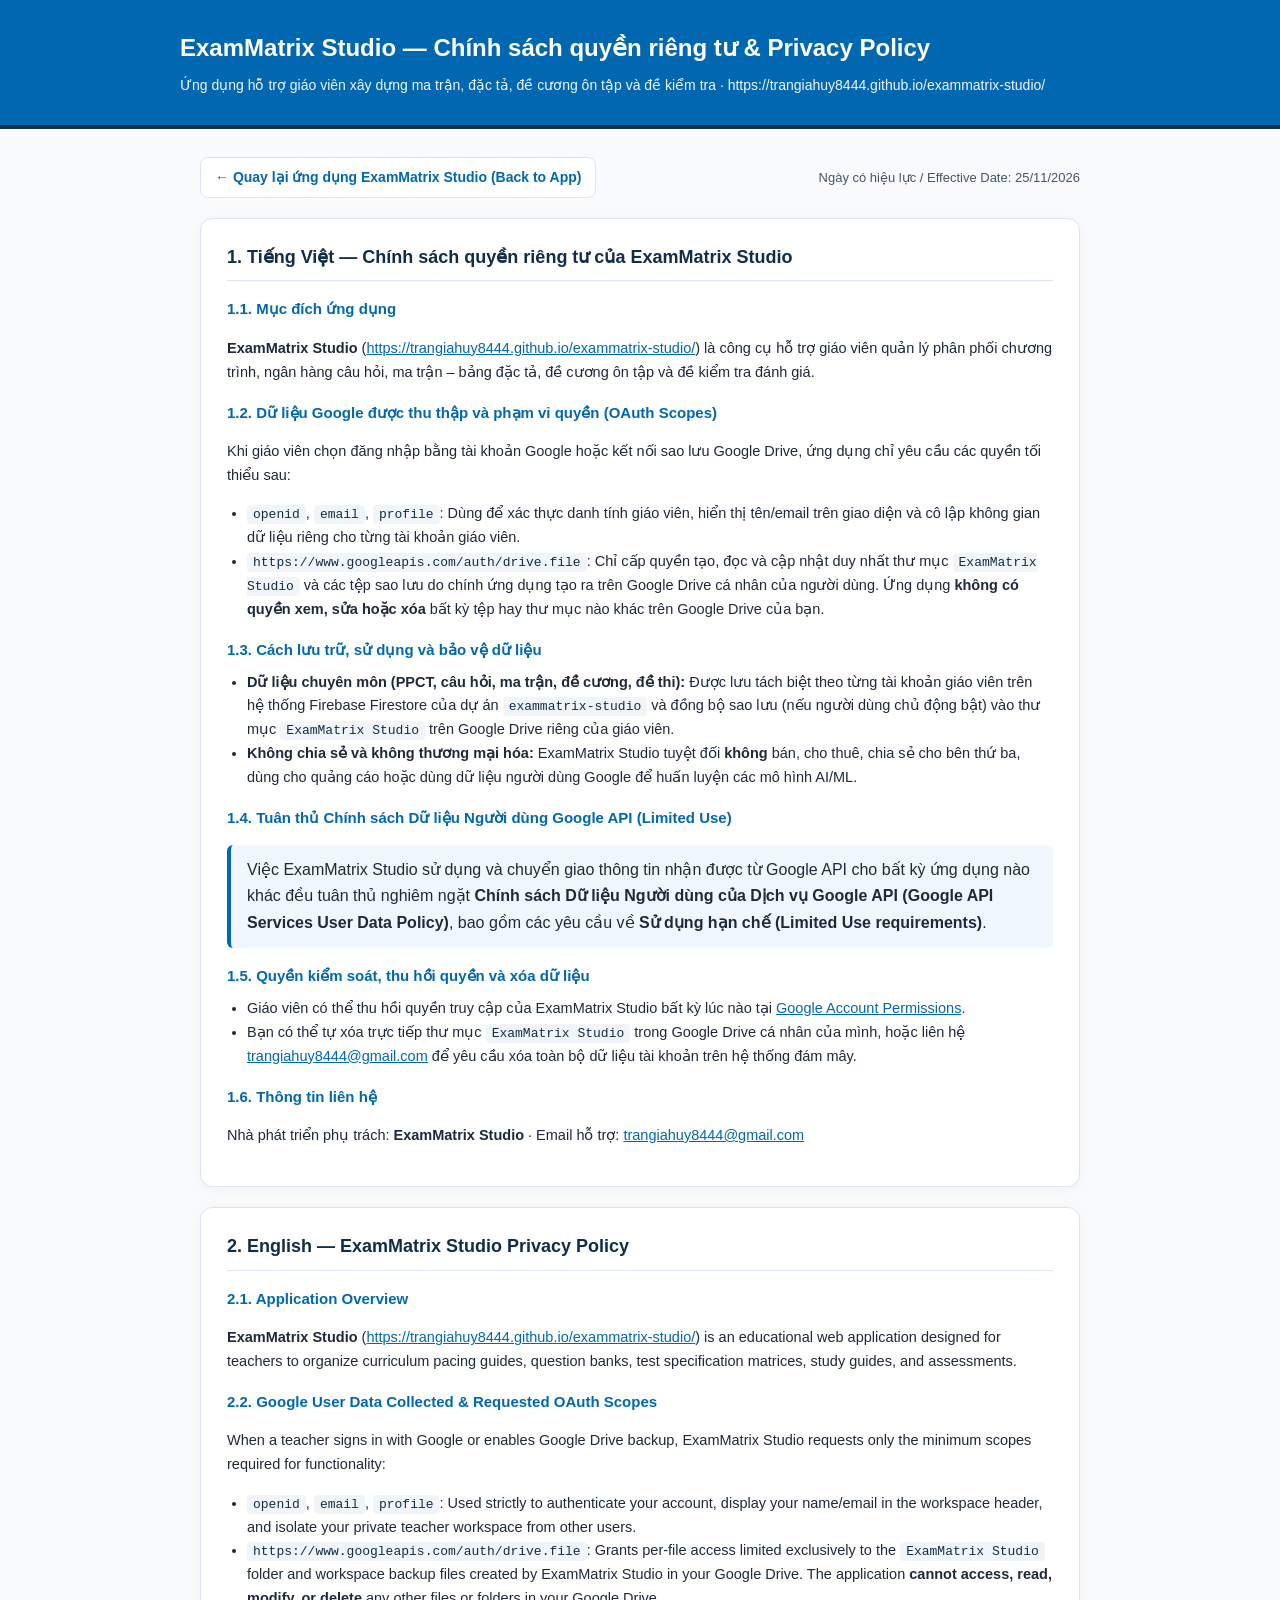
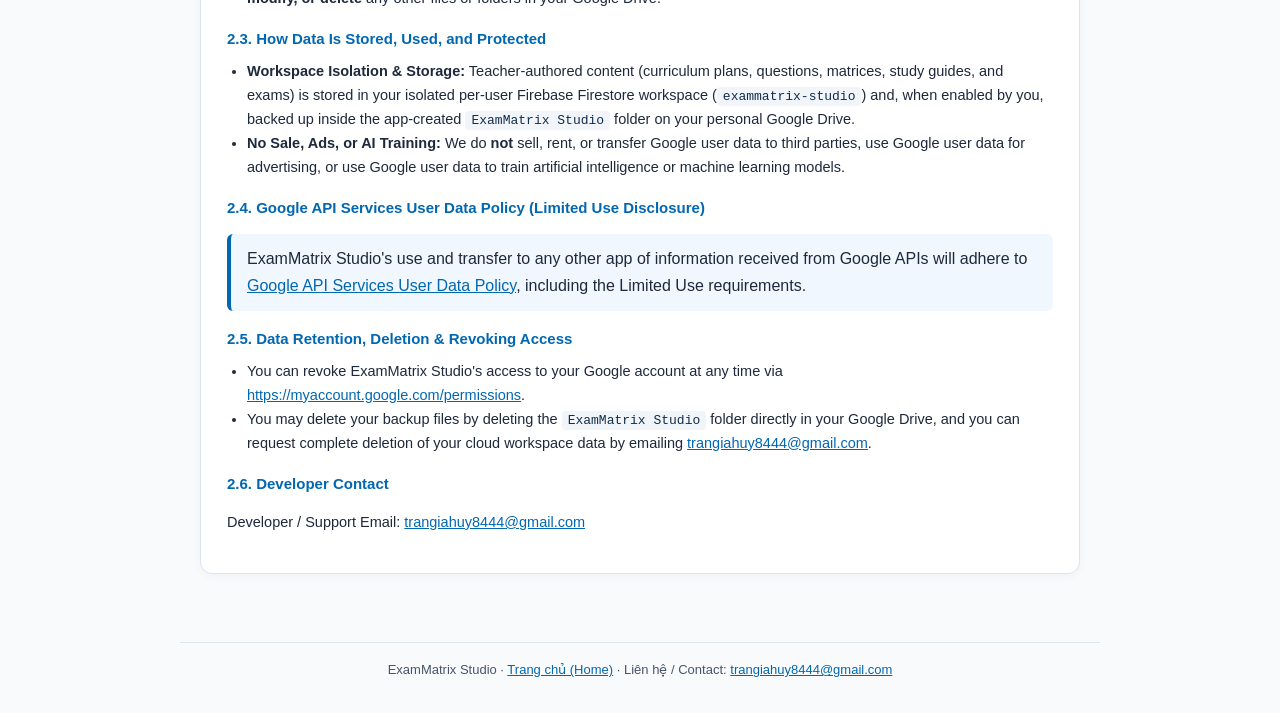
<file: public/privacy.html>
<!doctype html>
<html lang="vi">
<head>
  <meta charset="utf-8">
  <meta name="viewport" content="width=device-width,initial-scale=1">
  <meta name="color-scheme" content="light">
  <title>Chính sách quyền riêng tư · Privacy Policy — ExamMatrix Studio</title>
  <style>
    :root {
      --brand: #0267B1;
      --navy: #102d4a;
      --ink: #1e293b;
      --muted: #475569;
      --bg: #f8fafc;
      --card: #ffffff;
      --line: #dbe5f0;
    }
    * { box-sizing: border-box; }
    body {
      margin: 0;
      font-family: -apple-system, BlinkMacSystemFont, "Segoe UI", Roboto, Helvetica, Arial, sans-serif;
      background: var(--bg);
      color: var(--ink);
      line-height: 1.65;
    }
    header {
      background: var(--brand);
      color: #ffffff;
      padding: 28px 20px;
      border-bottom: 4px solid var(--navy);
    }
    .wrap {
      max-width: 920px;
      margin: 0 auto;
    }
    header h1 {
      margin: 0 0 6px;
      font-size: 24px;
      font-weight: 700;
    }
    header p {
      margin: 0;
      opacity: 0.94;
      font-size: 14px;
    }
    main {
      padding: 28px 20px 48px;
    }
    .topbar-links {
      display: flex;
      flex-wrap: wrap;
      justify-content: space-between;
      align-items: center;
      gap: 12px;
      margin-bottom: 20px;
    }
    .back-link {
      display: inline-block;
      padding: 8px 14px;
      background: var(--card);
      border: 1px solid var(--line);
      border-radius: 8px;
      color: var(--brand);
      text-decoration: none;
      font-weight: 600;
      font-size: 14px;
    }
    .back-link:hover {
      border-color: var(--brand);
      background: #f0f7ff;
    }
    .meta {
      font-size: 13px;
      color: var(--muted);
    }
    .card {
      background: var(--card);
      border: 1px solid var(--line);
      border-radius: 12px;
      padding: 24px 26px;
      margin-bottom: 20px;
      box-shadow: 0 2px 10px rgba(16, 45, 74, 0.04);
    }
    h2 {
      margin: 0 0 12px;
      color: var(--navy);
      font-size: 18px;
      border-bottom: 1px solid var(--line);
      padding-bottom: 8px;
    }
    h3 {
      margin: 16px 0 6px;
      color: var(--brand);
      font-size: 15px;
    }
    p, li {
      font-size: 14.5px;
    }
    ul {
      margin: 8px 0 12px;
      padding-left: 20px;
    }
    code {
      background: #f1f5f9;
      padding: 2px 6px;
      border-radius: 4px;
      font-size: 13px;
      color: var(--navy);
    }
    .highlight {
      background: #f0f7ff;
      border-left: 4px solid var(--brand);
      padding: 12px 16px;
      border-radius: 6px;
      margin: 14px 0;
    }
    footer {
      text-align: center;
      font-size: 13px;
      color: var(--muted);
      padding: 16px 20px 32px;
      border-top: 1px solid var(--line);
    }
    a { color: var(--brand); }
  </style>
</head>
<body>
  <header>
    <div class="wrap">
      <h1>ExamMatrix Studio — Chính sách quyền riêng tư &amp; Privacy Policy</h1>
      <p>Ứng dụng hỗ trợ giáo viên xây dựng ma trận, đặc tả, đề cương ôn tập và đề kiểm tra · https://trangiahuy8444.github.io/exammatrix-studio/</p>
    </div>
  </header>

  <main class="wrap">
    <div class="topbar-links">
      <a class="back-link" href="./">← Quay lại ứng dụng ExamMatrix Studio (Back to App)</a>
      <span class="meta">Ngày có hiệu lực / Effective Date: 25/11/2026</span>
    </div>

    <section class="card" lang="vi">
      <h2>1. Tiếng Việt — Chính sách quyền riêng tư của ExamMatrix Studio</h2>

      <h3>1.1. Mục đích ứng dụng</h3>
      <p><strong>ExamMatrix Studio</strong> (<a href="https://trangiahuy8444.github.io/exammatrix-studio/">https://trangiahuy8444.github.io/exammatrix-studio/</a>) là công cụ hỗ trợ giáo viên quản lý phân phối chương trình, ngân hàng câu hỏi, ma trận – bảng đặc tả, đề cương ôn tập và đề kiểm tra đánh giá.</p>

      <h3>1.2. Dữ liệu Google được thu thập và phạm vi quyền (OAuth Scopes)</h3>
      <p>Khi giáo viên chọn đăng nhập bằng tài khoản Google hoặc kết nối sao lưu Google Drive, ứng dụng chỉ yêu cầu các quyền tối thiểu sau:</p>
      <ul>
        <li><code>openid</code>, <code>email</code>, <code>profile</code>: Dùng để xác thực danh tính giáo viên, hiển thị tên/email trên giao diện và cô lập không gian dữ liệu riêng cho từng tài khoản giáo viên.</li>
        <li><code>https://www.googleapis.com/auth/drive.file</code>: Chỉ cấp quyền tạo, đọc và cập nhật duy nhất thư mục <code>ExamMatrix Studio</code> và các tệp sao lưu do chính ứng dụng tạo ra trên Google Drive cá nhân của người dùng. Ứng dụng <strong>không có quyền xem, sửa hoặc xóa</strong> bất kỳ tệp hay thư mục nào khác trên Google Drive của bạn.</li>
      </ul>

      <h3>1.3. Cách lưu trữ, sử dụng và bảo vệ dữ liệu</h3>
      <ul>
        <li><strong>Dữ liệu chuyên môn (PPCT, câu hỏi, ma trận, đề cương, đề thi):</strong> Được lưu tách biệt theo từng tài khoản giáo viên trên hệ thống Firebase Firestore của dự án <code>exammatrix-studio</code> và đồng bộ sao lưu (nếu người dùng chủ động bật) vào thư mục <code>ExamMatrix Studio</code> trên Google Drive riêng của giáo viên.</li>
        <li><strong>Không chia sẻ và không thương mại hóa:</strong> ExamMatrix Studio tuyệt đối <strong>không</strong> bán, cho thuê, chia sẻ cho bên thứ ba, dùng cho quảng cáo hoặc dùng dữ liệu người dùng Google để huấn luyện các mô hình AI/ML.</li>
      </ul>

      <h3>1.4. Tuân thủ Chính sách Dữ liệu Người dùng Google API (Limited Use)</h3>
      <div class="highlight">
        Việc ExamMatrix Studio sử dụng và chuyển giao thông tin nhận được từ Google API cho bất kỳ ứng dụng nào khác đều tuân thủ nghiêm ngặt <strong>Chính sách Dữ liệu Người dùng của Dịch vụ Google API (Google API Services User Data Policy)</strong>, bao gồm các yêu cầu về <strong>Sử dụng hạn chế (Limited Use requirements)</strong>.
      </div>

      <h3>1.5. Quyền kiểm soát, thu hồi quyền và xóa dữ liệu</h3>
      <ul>
        <li>Giáo viên có thể thu hồi quyền truy cập của ExamMatrix Studio bất kỳ lúc nào tại <a href="https://myaccount.google.com/permissions" target="_blank" rel="noopener noreferrer">Google Account Permissions</a>.</li>
        <li>Bạn có thể tự xóa trực tiếp thư mục <code>ExamMatrix Studio</code> trong Google Drive cá nhân của mình, hoặc liên hệ <a href="mailto:trangiahuy8444@gmail.com">trangiahuy8444@gmail.com</a> để yêu cầu xóa toàn bộ dữ liệu tài khoản trên hệ thống đám mây.</li>
      </ul>

      <h3>1.6. Thông tin liên hệ</h3>
      <p>Nhà phát triển phụ trách: <strong>ExamMatrix Studio</strong> · Email hỗ trợ: <a href="mailto:trangiahuy8444@gmail.com">trangiahuy8444@gmail.com</a></p>
    </section>

    <section class="card" lang="en">
      <h2>2. English — ExamMatrix Studio Privacy Policy</h2>

      <h3>2.1. Application Overview</h3>
      <p><strong>ExamMatrix Studio</strong> (<a href="https://trangiahuy8444.github.io/exammatrix-studio/">https://trangiahuy8444.github.io/exammatrix-studio/</a>) is an educational web application designed for teachers to organize curriculum pacing guides, question banks, test specification matrices, study guides, and assessments.</p>

      <h3>2.2. Google User Data Collected &amp; Requested OAuth Scopes</h3>
      <p>When a teacher signs in with Google or enables Google Drive backup, ExamMatrix Studio requests only the minimum scopes required for functionality:</p>
      <ul>
        <li><code>openid</code>, <code>email</code>, <code>profile</code>: Used strictly to authenticate your account, display your name/email in the workspace header, and isolate your private teacher workspace from other users.</li>
        <li><code>https://www.googleapis.com/auth/drive.file</code>: Grants per-file access limited exclusively to the <code>ExamMatrix Studio</code> folder and workspace backup files created by ExamMatrix Studio in your Google Drive. The application <strong>cannot access, read, modify, or delete</strong> any other files or folders in your Google Drive.</li>
      </ul>

      <h3>2.3. How Data Is Stored, Used, and Protected</h3>
      <ul>
        <li><strong>Workspace Isolation &amp; Storage:</strong> Teacher-authored content (curriculum plans, questions, matrices, study guides, and exams) is stored in your isolated per-user Firebase Firestore workspace (<code>exammatrix-studio</code>) and, when enabled by you, backed up inside the app-created <code>ExamMatrix Studio</code> folder on your personal Google Drive.</li>
        <li><strong>No Sale, Ads, or AI Training:</strong> We do <strong>not</strong> sell, rent, or transfer Google user data to third parties, use Google user data for advertising, or use Google user data to train artificial intelligence or machine learning models.</li>
      </ul>

      <h3>2.4. Google API Services User Data Policy (Limited Use Disclosure)</h3>
      <div class="highlight">
        ExamMatrix Studio's use and transfer to any other app of information received from Google APIs will adhere to <a href="https://developers.google.com/terms/api-data-user-data-policy" target="_blank" rel="noopener noreferrer">Google API Services User Data Policy</a>, including the Limited Use requirements.
      </div>

      <h3>2.5. Data Retention, Deletion &amp; Revoking Access</h3>
      <ul>
        <li>You can revoke ExamMatrix Studio's access to your Google account at any time via <a href="https://myaccount.google.com/permissions" target="_blank" rel="noopener noreferrer">https://myaccount.google.com/permissions</a>.</li>
        <li>You may delete your backup files by deleting the <code>ExamMatrix Studio</code> folder directly in your Google Drive, and you can request complete deletion of your cloud workspace data by emailing <a href="mailto:trangiahuy8444@gmail.com">trangiahuy8444@gmail.com</a>.</li>
      </ul>

      <h3>2.6. Developer Contact</h3>
      <p>Developer / Support Email: <a href="mailto:trangiahuy8444@gmail.com">trangiahuy8444@gmail.com</a></p>
    </section>
  </main>

  <footer class="wrap">
    ExamMatrix Studio · <a href="./">Trang chủ (Home)</a> · Liên hệ / Contact: <a href="mailto:trangiahuy8444@gmail.com">trangiahuy8444@gmail.com</a>
  </footer>
</body>
</html>
</file>
